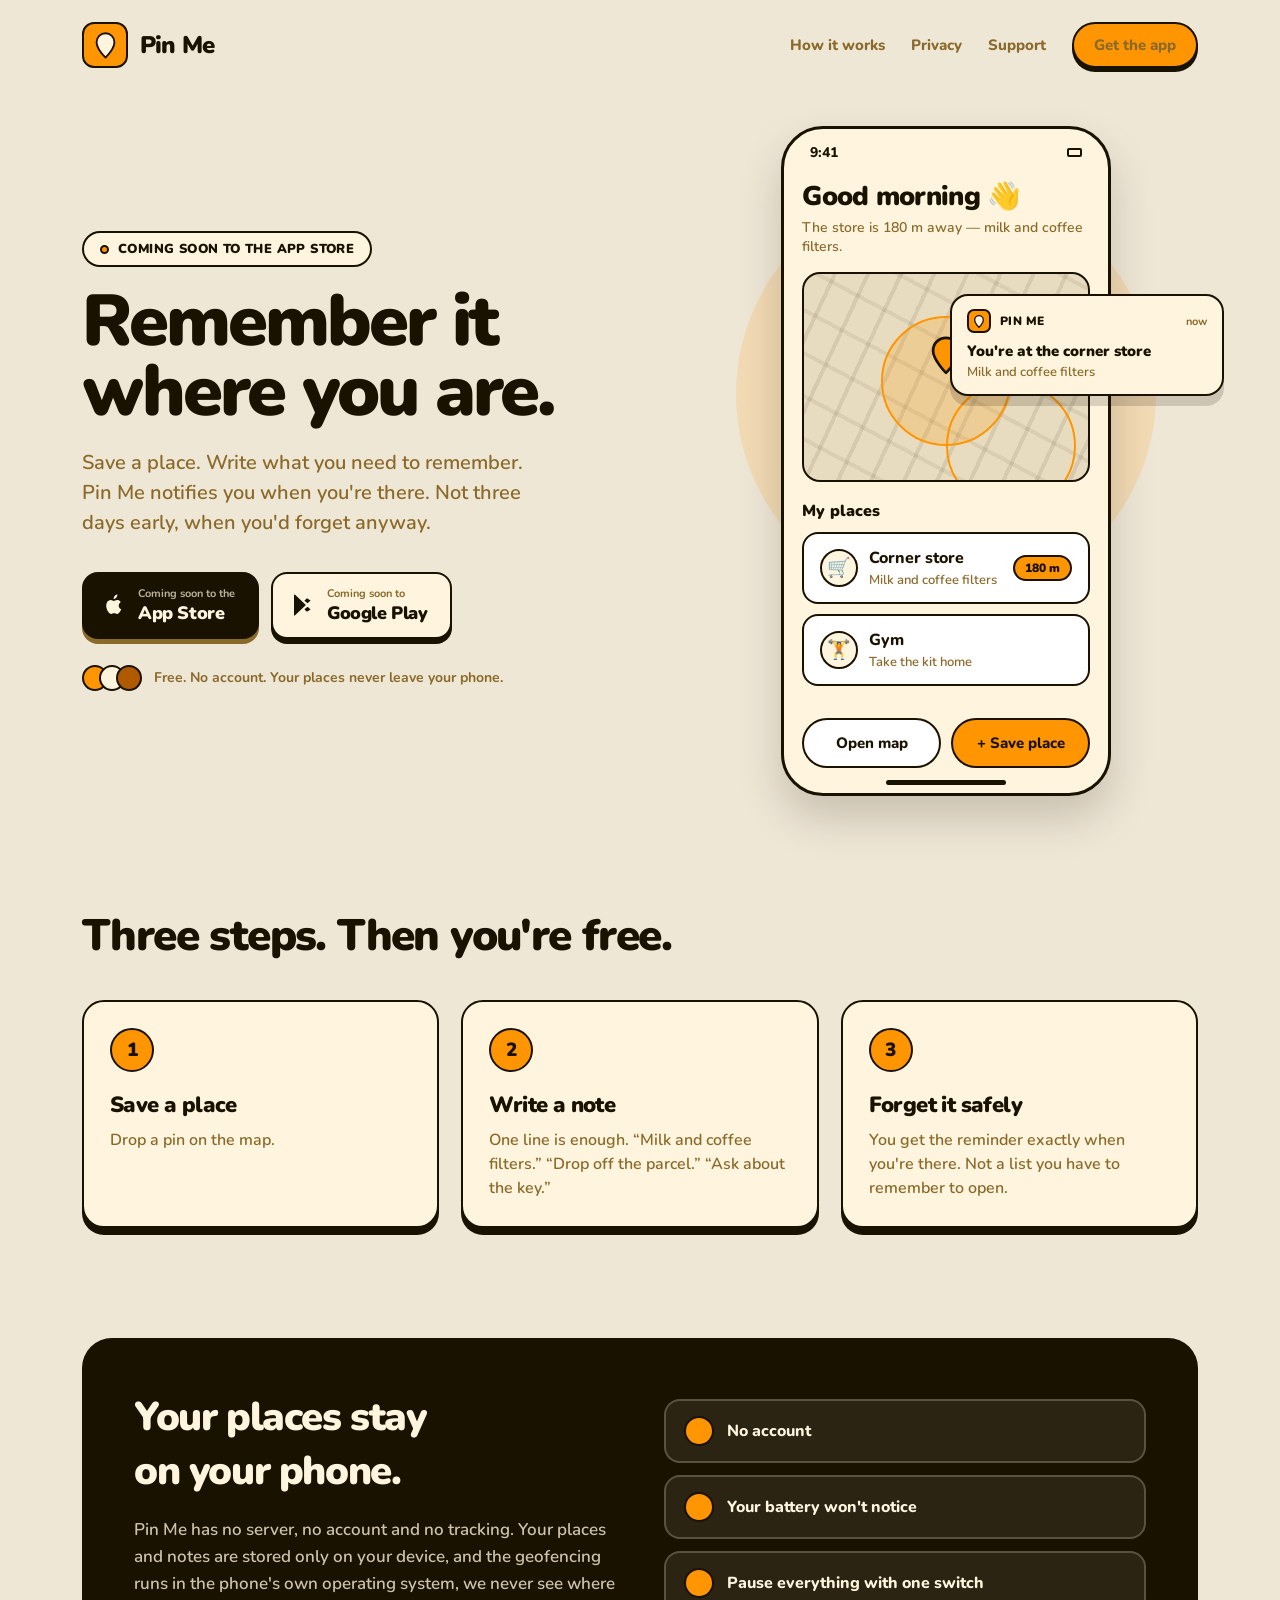
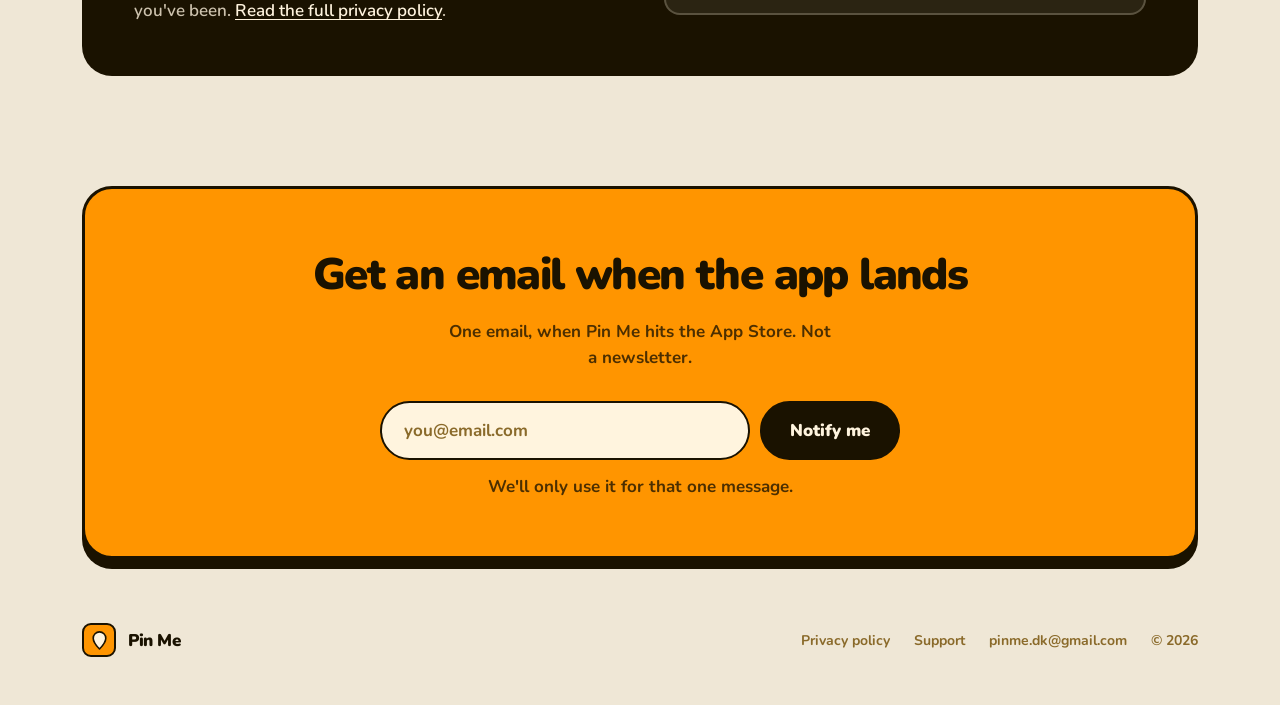
<file: index.html>
<!doctype html>
<html lang="en">
  <head>
    <meta charset="utf-8" />
    <meta name="viewport" content="width=device-width, initial-scale=1" />
    <title>Pin Me — Remember it where you are</title>
    <meta
      name="description"
      content="Save a place, write what you need to remember, and Pin Me taps you on the shoulder when you get there. Free, no account, and your places never leave your phone."
    />
    <link rel="canonical" href="https://pin-me.dk/" />
    <meta name="theme-color" content="#EFE7D6" />

    <meta property="og:type" content="website" />
    <meta property="og:title" content="Pin Me — Remember it where you are" />
    <meta
      property="og:description"
      content="Location reminders that arrive when you're actually there. Free, no account, no tracking."
    />
    <meta property="og:url" content="https://pin-me.dk/" />
    <meta name="twitter:card" content="summary_large_image" />

    <link rel="icon" href="/assets/favicon.svg" type="image/svg+xml" />
    <link rel="apple-touch-icon" href="/assets/apple-touch-icon.png" />
    <link rel="preload" href="/assets/fonts/nunito-900.woff2" as="font" type="font/woff2" crossorigin />
    <link rel="preload" href="/assets/fonts/nunito-600.woff2" as="font" type="font/woff2" crossorigin />
    <link rel="stylesheet" href="/assets/styles.css" />
  </head>
  <body>
    <a class="skip-link" href="#main">Skip to content</a>

    <header class="wrap site-header">
      <a class="logo" href="/">
        <span class="logo-mark">
          <svg width="21" height="27" viewBox="0 0 100 130" fill="none" aria-hidden="true">
            <path
              d="M50 6C26 6 7 25 7 49c0 30 43 74 43 74s43-44 43-74C93 25 74 6 50 6Z"
              fill="#FFF4DE"
              stroke="#1A1200"
              stroke-width="9"
              stroke-linejoin="round"
            />
          </svg>
        </span>
        <span class="logo-word">Pin Me</span>
      </a>

      <nav class="site-nav" aria-label="Primary">
        <a href="#howitworks">How it works</a>
        <a href="/privacy">Privacy</a>
        <a href="/support">Support</a>
        <a class="btn" href="#get">Get the app</a>
      </nav>
    </header>

    <main id="main">
      <div class="wrap hero">
        <div>
          <p class="kicker">
            <span class="kicker-dot" aria-hidden="true"></span>
            Coming soon to the App Store
          </p>

          <h1>Remember it<br />where you are.</h1>

          <p class="hero-lede">
            Save a place. Write what you need to remember. Pin Me notifies you when
            you're there. Not three days early, when you'd forget anyway.
          </p>

          <div class="store-row" id="get">
            <div class="store-badge store-badge--dark">
              <svg width="24" height="28" viewBox="0 0 24 28" fill="#FFF4DE" aria-hidden="true">
                <path
                  d="M16.7 14.7c0-2.5 2-3.7 2.1-3.8-1.1-1.7-2.9-1.9-3.5-1.9-1.5-.1-2.8.9-3.5.9-.7 0-1.8-.9-3-.8-1.6 0-3 .9-3.8 2.3-1.6 2.8-.4 7 1.2 9.3.8 1.1 1.7 2.3 2.9 2.3 1.2 0 1.6-.7 3-.7 1.4 0 1.8.7 3 .7 1.2 0 2-1.1 2.8-2.2.9-1.3 1.3-2.5 1.3-2.6-.1 0-2.5-1-2.5-3.5ZM14.4 6.6c.6-.8 1.1-1.9 1-3-.9 0-2 .6-2.7 1.4-.6.7-1.1 1.8-1 2.9 1 .1 2.1-.5 2.7-1.3Z"
                />
              </svg>
              <span>
                <small>Coming soon to the</small>
                <strong>App Store</strong>
              </span>
            </div>

            <div class="store-badge store-badge--light">
              <svg width="24" height="26" viewBox="0 0 24 26" fill="#1A1200" aria-hidden="true">
                <path
                  d="M3.6 2.2 14.9 13 3.6 23.8A1.9 1.9 0 0 1 3 22.4V3.6c0-.5.2-1 .6-1.4ZM16.6 14.7l3 2.9-3.7 2.1-2.5-2.4 3.2-2.6Zm0-3.4L13.4 8.7l2.5-2.4 3.7 2.1-3 2.9Z"
                />
              </svg>
              <span>
                <small>Coming soon to</small>
                <strong>Google Play</strong>
              </span>
            </div>
          </div>

          <p class="trust-row">
            <span class="dots" aria-hidden="true">
              <span style="background: #ff9500"></span>
              <span style="background: #fff4de"></span>
              <span style="background: #b05a00"></span>
            </span>
            Free. No account. Your places never leave your phone.
          </p>
        </div>

        <div class="hero-art">
          <div class="hero-glow" aria-hidden="true"></div>

          <div class="phone" role="img" aria-label="The Pin Me home screen: a map with a saved place 180 metres away, and a list showing Corner store and Gym.">
            <div class="phone-status" aria-hidden="true">
              <span>9:41</span>
              <span class="phone-battery"></span>
            </div>

            <div class="phone-greeting" aria-hidden="true">
              <h3>Good morning 👋</h3>
              <p>The store is 180 m away — milk and coffee filters.</p>
            </div>

            <div class="phone-map" aria-hidden="true">
              <div class="phone-map-grid"></div>
              <div class="phone-ring"></div>
              <div class="phone-ring-pulse"></div>
              <div class="phone-pin">
                <svg width="30" height="39" viewBox="0 0 100 130" fill="none">
                  <path
                    d="M50 6C26 6 7 25 7 49c0 30 43 74 43 74s43-44 43-74C93 25 74 6 50 6Z"
                    fill="#FF9500"
                    stroke="#1A1200"
                    stroke-width="9"
                    stroke-linejoin="round"
                  />
                </svg>
              </div>
            </div>

            <div class="phone-list" aria-hidden="true">
              <h4>My places</h4>

              <div class="phone-card">
                <span class="phone-card-icon">🛒</span>
                <span class="phone-card-body">
                  <span class="phone-card-title">Corner store</span>
                  <span class="phone-card-note">Milk and coffee filters</span>
                </span>
                <span class="phone-badge">180 m</span>
              </div>

              <div class="phone-card">
                <span class="phone-card-icon">🏋️</span>
                <span class="phone-card-body">
                  <span class="phone-card-title">Gym</span>
                  <span class="phone-card-note">Take the kit home</span>
                </span>
              </div>
            </div>

            <div class="phone-actions" aria-hidden="true">
              <div class="phone-action--ghost">Open map</div>
              <div class="phone-action--solid">+ Save place</div>
            </div>

            <div class="phone-home" aria-hidden="true"><span></span></div>
          </div>

          <div class="notif" aria-hidden="true">
            <div class="notif-head">
              <span class="notif-mark">
                <svg width="10" height="13" viewBox="0 0 100 130" fill="none">
                  <path
                    d="M50 6C26 6 7 25 7 49c0 30 43 74 43 74s43-44 43-74C93 25 74 6 50 6Z"
                    fill="#FFF4DE"
                    stroke="#1A1200"
                    stroke-width="13"
                    stroke-linejoin="round"
                  />
                </svg>
              </span>
              <span class="notif-app">Pin Me</span>
              <span class="notif-time">now</span>
            </div>
            <div class="notif-title">You're at the corner store</div>
            <div class="notif-body">Milk and coffee filters</div>
          </div>
        </div>
      </div>

      <section class="wrap section" id="howitworks">
        <h2>Three steps. Then you're free.</h2>

        <div class="steps">
          <article class="step">
            <div class="step-num">1</div>
            <h3>Save a place</h3>
            <p>
              Drop a pin on the map.
            </p>
          </article>

          <article class="step">
            <div class="step-num">2</div>
            <h3>Write a note</h3>
            <p>
              One line is enough. “Milk and coffee filters.” “Drop off the
              parcel.” “Ask about the key.”
            </p>
          </article>

          <article class="step">
            <div class="step-num">3</div>
            <h3>Forget it safely</h3>
            <p>
              You get the reminder exactly when you're there. Not a list you
              have to remember to open.
            </p>
          </article>
        </div>
      </section>

      <section class="wrap section" id="privacy" aria-labelledby="privacy-heading">
        <div class="panel-dark">
          <div>
            <h2 id="privacy-heading">Your places stay on your phone.</h2>
            <p>
              Pin Me has no server, no account and no tracking. Your places and
              notes are stored only on your device, and the geofencing runs in
              the phone's own operating system, we never see where you've
              been. <a href="/privacy">Read the full privacy policy</a>.
            </p>
          </div>

          <ul class="claims">
            <li>No account</li>
            <li>Your battery won't notice</li>
            <li>Pause everything with one switch</li>
          </ul>
        </div>
      </section>

      <section class="wrap section" aria-labelledby="notify-heading">
        <div class="panel-cta">
          <h2 id="notify-heading">Get an email when the app lands</h2>
          <p>One email, when Pin Me hits the App Store. Not a newsletter.</p>

          <form class="notify-form" data-notify-form novalidate>
            <label class="visually-hidden" for="notify-email">Your email address</label>
            <input
              id="notify-email"
              type="email"
              name="email"
              placeholder="you@email.com"
              autocomplete="email"
              required
            />
            <button type="submit">Notify me</button>
          </form>

          <p class="notify-error" data-notify-error role="alert" hidden></p>

          <div class="notify-done" data-notify-done hidden>
            <span data-notify-done-text>You're on the list ✓</span>
          </div>

          <p class="notify-fineprint">We'll only use it for that one message.</p>
        </div>
      </section>
    </main>

    <footer class="wrap site-footer">
      <div class="logo">
        <span class="footer-mark">
          <svg width="15" height="19" viewBox="0 0 100 130" fill="none" aria-hidden="true">
            <path
              d="M50 6C26 6 7 25 7 49c0 30 43 74 43 74s43-44 43-74C93 25 74 6 50 6Z"
              fill="#FFF4DE"
              stroke="#1A1200"
              stroke-width="11"
              stroke-linejoin="round"
            />
          </svg>
        </span>
        <span style="font-size: 17px; font-weight: 900; letter-spacing: -0.4px">Pin Me</span>
      </div>

      <div class="footer-links">
        <a href="/privacy">Privacy policy</a>
        <a href="/support">Support</a>
        <a href="mailto:pinme.dk@gmail.com">pinme.dk@gmail.com</a>
        <span>© <span data-year>2026</span></span>
      </div>
    </footer>

    <script src="/assets/site.js"></script>
  </body>
</html>
</file>
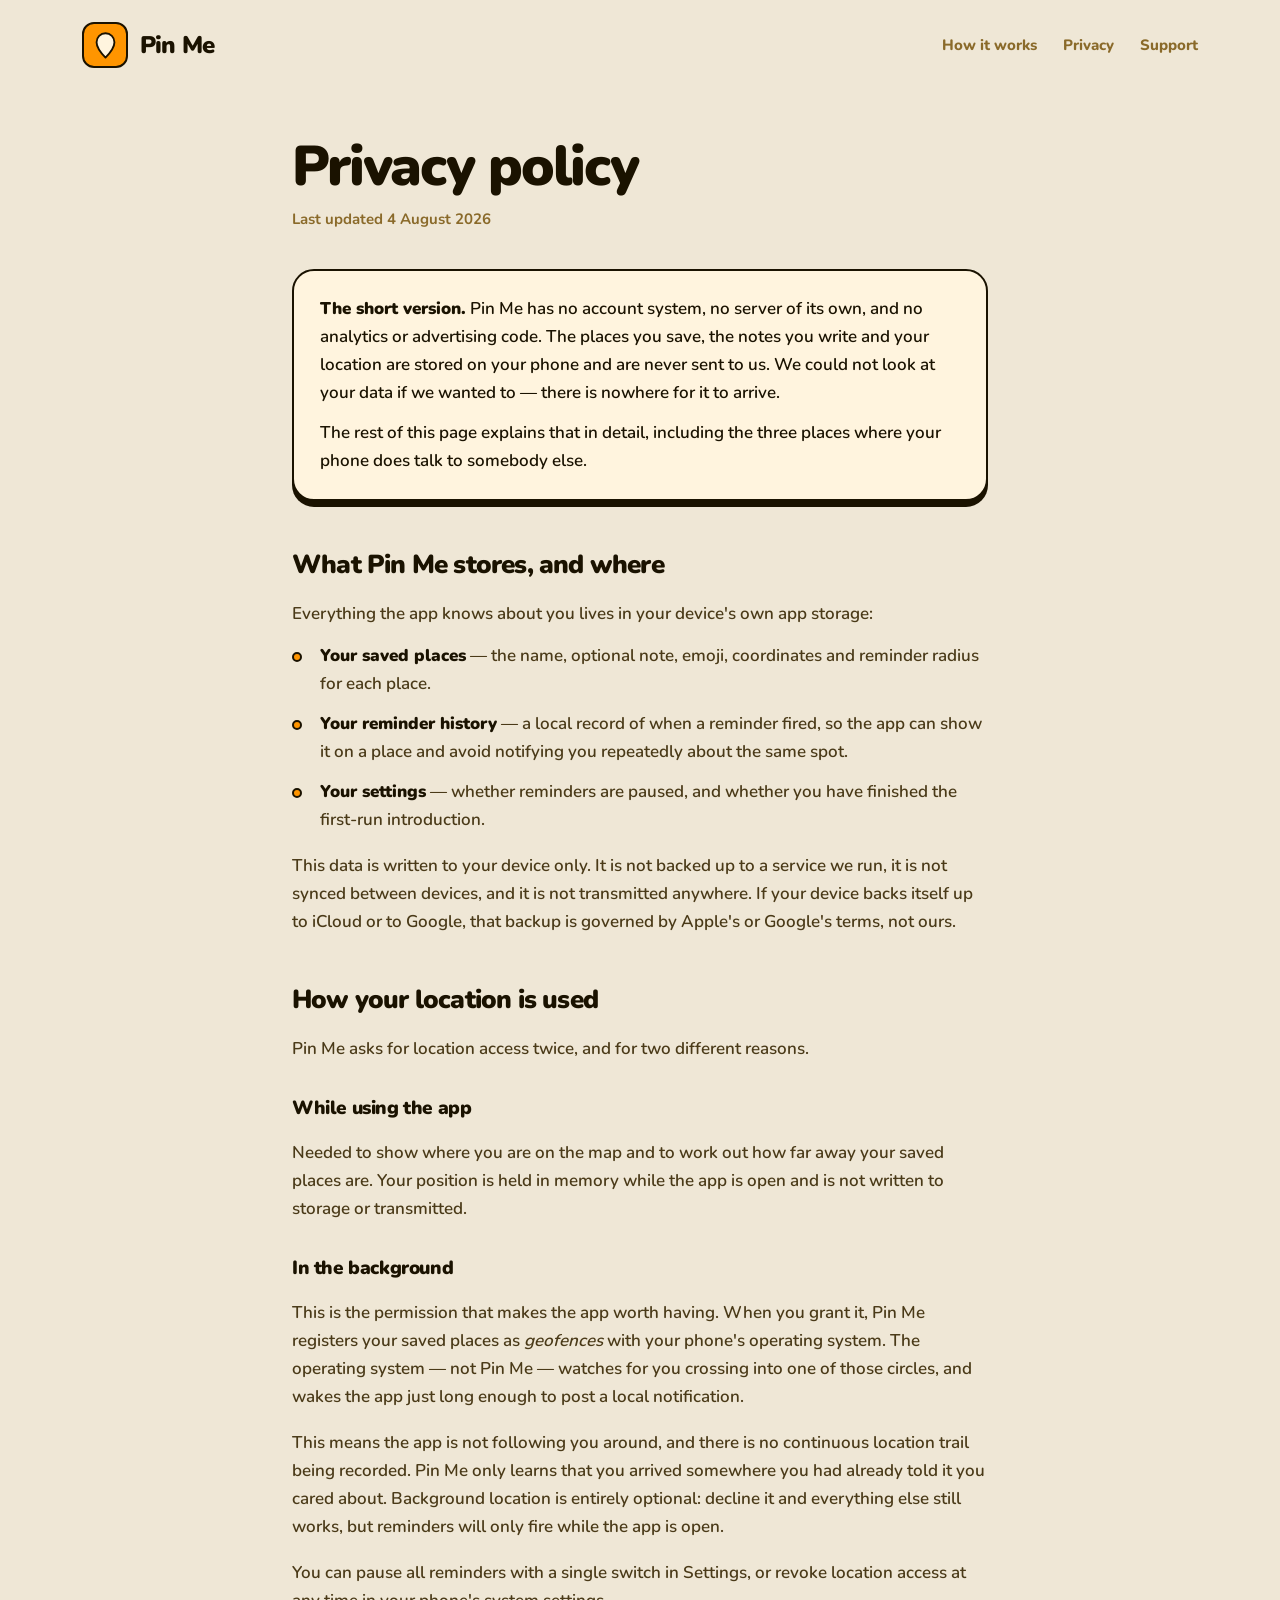
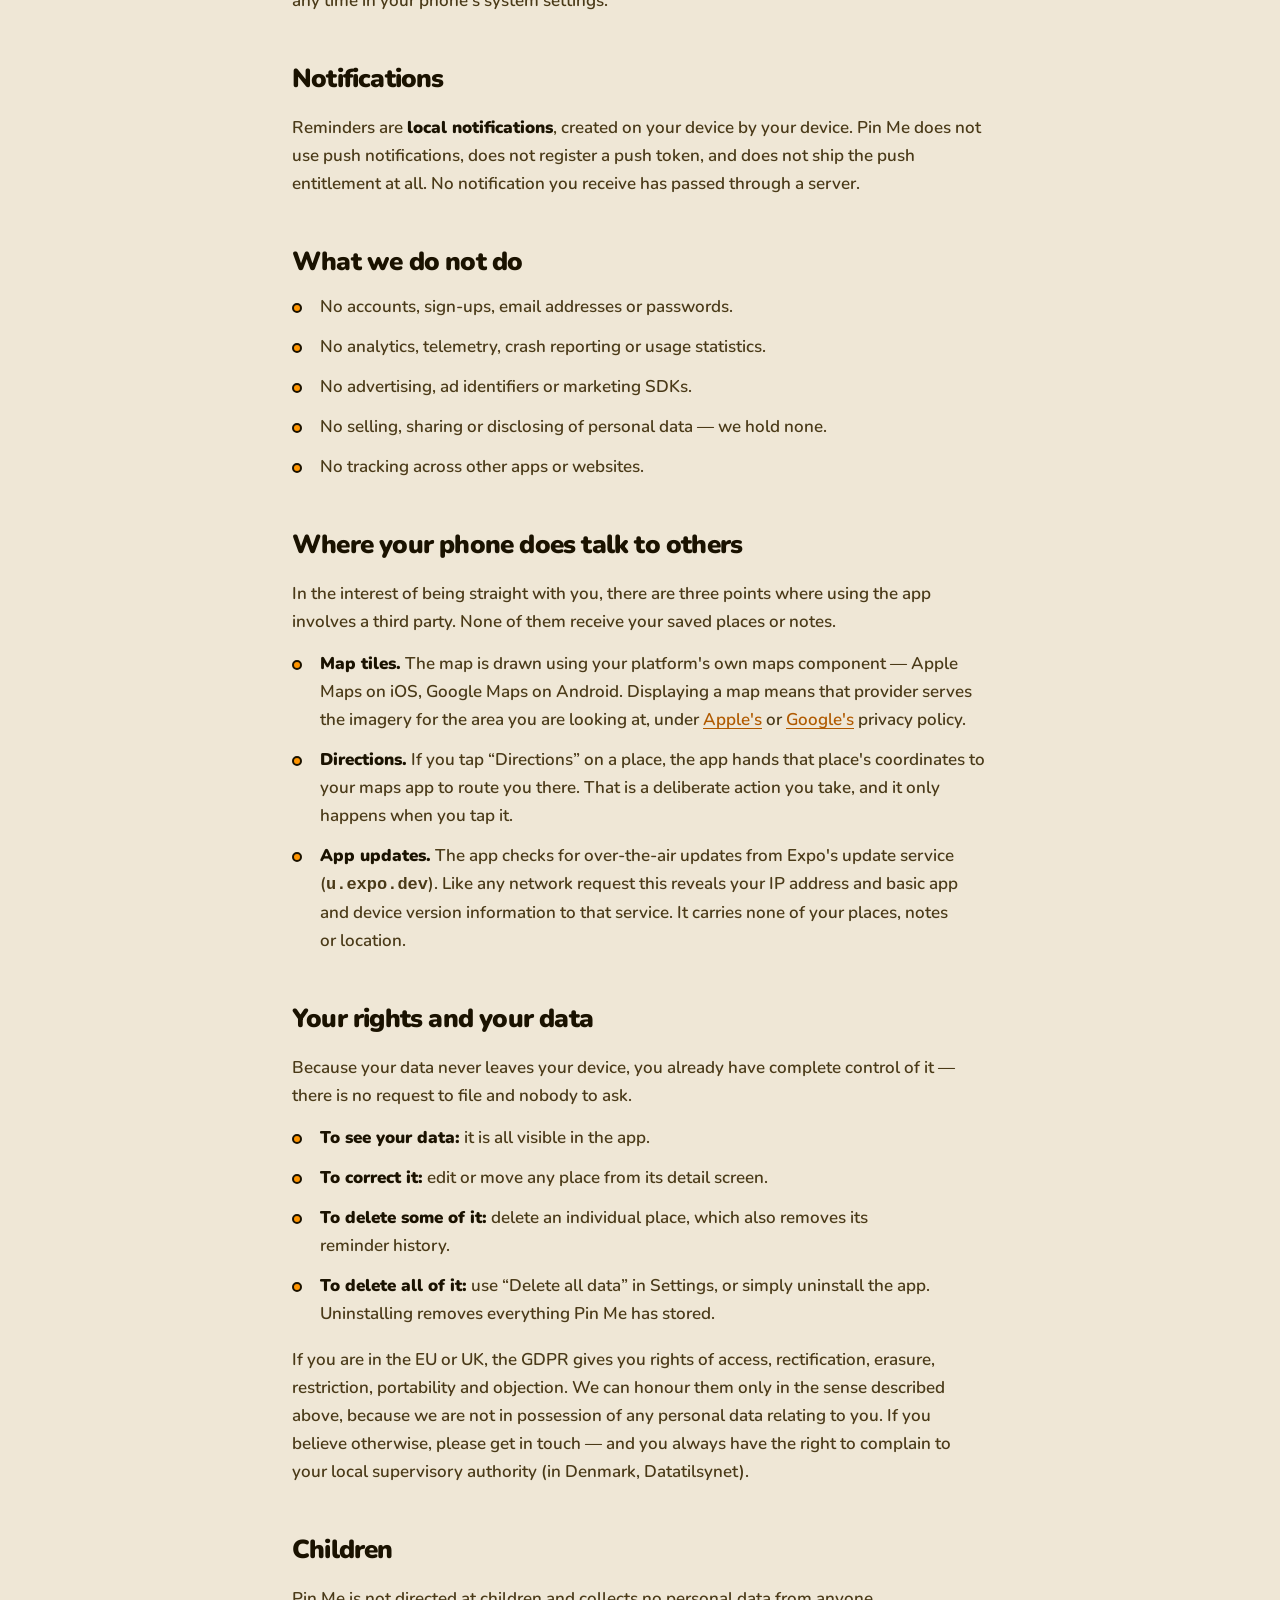
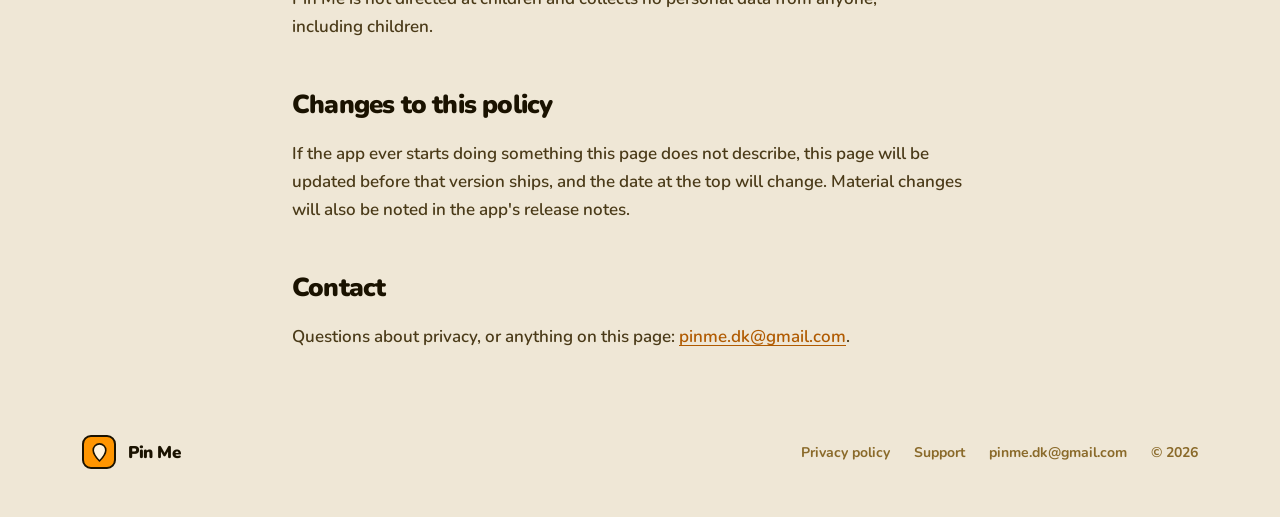
<file: privacy.html>
<!doctype html>
<html lang="en">
  <head>
    <meta charset="utf-8" />
    <meta name="viewport" content="width=device-width, initial-scale=1" />
    <title>Privacy Policy — Pin Me</title>
    <meta
      name="description"
      content="Pin Me has no account, no server and no analytics. Your saved places, notes and location never leave your phone. Here is exactly what the app does and doesn't do."
    />
    <link rel="canonical" href="https://pin-me.dk/privacy" />
    <meta name="theme-color" content="#EFE7D6" />

    <meta property="og:type" content="article" />
    <meta property="og:title" content="Privacy Policy — Pin Me" />
    <meta
      property="og:description"
      content="No account, no server, no analytics. Your places never leave your phone."
    />
    <meta property="og:url" content="https://pin-me.dk/privacy" />

    <link rel="icon" href="/assets/favicon.svg" type="image/svg+xml" />
    <link rel="apple-touch-icon" href="/assets/apple-touch-icon.png" />
    <link rel="preload" href="/assets/fonts/nunito-900.woff2" as="font" type="font/woff2" crossorigin />
    <link rel="preload" href="/assets/fonts/nunito-600.woff2" as="font" type="font/woff2" crossorigin />
    <link rel="stylesheet" href="/assets/styles.css" />
  </head>
  <body>
    <a class="skip-link" href="#main">Skip to content</a>

    <header class="wrap site-header">
      <a class="logo" href="/">
        <span class="logo-mark">
          <svg width="21" height="27" viewBox="0 0 100 130" fill="none" aria-hidden="true">
            <path
              d="M50 6C26 6 7 25 7 49c0 30 43 74 43 74s43-44 43-74C93 25 74 6 50 6Z"
              fill="#FFF4DE"
              stroke="#1A1200"
              stroke-width="9"
              stroke-linejoin="round"
            />
          </svg>
        </span>
        <span class="logo-word">Pin Me</span>
      </a>

      <nav class="site-nav" aria-label="Primary">
        <a href="/#howitworks">How it works</a>
        <a href="/privacy" aria-current="page">Privacy</a>
        <a href="/support">Support</a>
      </nav>
    </header>

    <main id="main">
      <div class="wrap page-head">
        <h1>Privacy policy</h1>
        <p class="page-meta">Last updated 4 August 2026</p>
      </div>

      <div class="wrap prose">
        <div class="callout">
          <p>
            <strong>The short version.</strong> Pin Me has no account system, no
            server of its own, and no analytics or advertising code. The places
            you save, the notes you write and your location are stored on your
            phone and are never sent to us. We could not look at your data if we
            wanted to — there is nowhere for it to arrive.
          </p>
          <p>
            The rest of this page explains that in detail, including the three
            places where your phone does talk to somebody else.
          </p>
        </div>

        <h2>What Pin Me stores, and where</h2>
        <p>
          Everything the app knows about you lives in your device's own app
          storage:
        </p>
        <ul>
          <li>
            <strong>Your saved places</strong> — the name, optional note, emoji,
            coordinates and reminder radius for each place.
          </li>
          <li>
            <strong>Your reminder history</strong> — a local record of when a
            reminder fired, so the app can show it on a place and avoid
            notifying you repeatedly about the same spot.
          </li>
          <li>
            <strong>Your settings</strong> — whether reminders are paused, and
            whether you have finished the first-run introduction.
          </li>
        </ul>
        <p>
          This data is written to your device only. It is not backed up to a
          service we run, it is not synced between devices, and it is not
          transmitted anywhere. If your device backs itself up to iCloud or to
          Google, that backup is governed by Apple's or Google's terms, not
          ours.
        </p>

        <h2>How your location is used</h2>
        <p>
          Pin Me asks for location access twice, and for two different reasons.
        </p>
        <h3>While using the app</h3>
        <p>
          Needed to show where you are on the map and to work out how far away
          your saved places are. Your position is held in memory while the app
          is open and is not written to storage or transmitted.
        </p>
        <h3>In the background</h3>
        <p>
          This is the permission that makes the app worth having. When you grant
          it, Pin Me registers your saved places as <em>geofences</em> with your
          phone's operating system. The operating system — not Pin Me — watches
          for you crossing into one of those circles, and wakes the app just
          long enough to post a local notification.
        </p>
        <p>
          This means the app is not following you around, and there is no
          continuous location trail being recorded. Pin Me only learns that you
          arrived somewhere you had already told it you cared about. Background
          location is entirely optional: decline it and everything else still
          works, but reminders will only fire while the app is open.
        </p>
        <p>
          You can pause all reminders with a single switch in Settings, or
          revoke location access at any time in your phone's system settings.
        </p>

        <h2>Notifications</h2>
        <p>
          Reminders are <strong>local notifications</strong>, created on your
          device by your device. Pin Me does not use push notifications, does
          not register a push token, and does not ship the push entitlement at
          all. No notification you receive has passed through a server.
        </p>

        <h2>What we do not do</h2>
        <ul>
          <li>No accounts, sign-ups, email addresses or passwords.</li>
          <li>No analytics, telemetry, crash reporting or usage statistics.</li>
          <li>No advertising, ad identifiers or marketing SDKs.</li>
          <li>No selling, sharing or disclosing of personal data — we hold none.</li>
          <li>No tracking across other apps or websites.</li>
        </ul>

        <h2>Where your phone does talk to others</h2>
        <p>
          In the interest of being straight with you, there are three points
          where using the app involves a third party. None of them receive your
          saved places or notes.
        </p>
        <ul>
          <li>
            <strong>Map tiles.</strong> The map is drawn using your platform's
            own maps component — Apple Maps on iOS, Google Maps on Android.
            Displaying a map means that provider serves the imagery for the area
            you are looking at, under
            <a href="https://www.apple.com/legal/privacy/" rel="noopener">Apple's</a>
            or
            <a href="https://policies.google.com/privacy" rel="noopener">Google's</a>
            privacy policy.
          </li>
          <li>
            <strong>Directions.</strong> If you tap “Directions” on a place, the
            app hands that place's coordinates to your maps app to route you
            there. That is a deliberate action you take, and it only happens
            when you tap it.
          </li>
          <li>
            <strong>App updates.</strong> The app checks for over-the-air
            updates from Expo's update service (<code>u.expo.dev</code>). Like
            any network request this reveals your IP address and basic app and
            device version information to that service. It carries none of your
            places, notes or location.
          </li>
        </ul>

        <h2>Your rights and your data</h2>
        <p>
          Because your data never leaves your device, you already have complete
          control of it — there is no request to file and nobody to ask.
        </p>
        <ul>
          <li>
            <strong>To see your data:</strong> it is all visible in the app.
          </li>
          <li>
            <strong>To correct it:</strong> edit or move any place from its
            detail screen.
          </li>
          <li>
            <strong>To delete some of it:</strong> delete an individual place,
            which also removes its reminder history.
          </li>
          <li>
            <strong>To delete all of it:</strong> use “Delete all data” in
            Settings, or simply uninstall the app. Uninstalling removes
            everything Pin Me has stored.
          </li>
        </ul>
        <p>
          If you are in the EU or UK, the GDPR gives you rights of access,
          rectification, erasure, restriction, portability and objection. We can
          honour them only in the sense described above, because we are not in
          possession of any personal data relating to you. If you believe
          otherwise, please get in touch — and you always have the right to
          complain to your local supervisory authority (in Denmark, Datatilsynet).
        </p>

        <h2>Children</h2>
        <p>
          Pin Me is not directed at children and collects no personal data from
          anyone, including children.
        </p>

        <h2>Changes to this policy</h2>
        <p>
          If the app ever starts doing something this page does not describe,
          this page will be updated before that version ships, and the date at
          the top will change. Material changes will also be noted in the app's
          release notes.
        </p>

        <h2>Contact</h2>
        <p>
          Questions about privacy, or anything on this page:
          <a href="mailto:pinme.dk@gmail.com">pinme.dk@gmail.com</a>.
        </p>
      </div>
    </main>

    <footer class="wrap site-footer">
      <div class="logo">
        <span class="footer-mark">
          <svg width="15" height="19" viewBox="0 0 100 130" fill="none" aria-hidden="true">
            <path
              d="M50 6C26 6 7 25 7 49c0 30 43 74 43 74s43-44 43-74C93 25 74 6 50 6Z"
              fill="#FFF4DE"
              stroke="#1A1200"
              stroke-width="11"
              stroke-linejoin="round"
            />
          </svg>
        </span>
        <span style="font-size: 17px; font-weight: 900; letter-spacing: -0.4px">Pin Me</span>
      </div>

      <div class="footer-links">
        <a href="/privacy">Privacy policy</a>
        <a href="/support">Support</a>
        <a href="mailto:pinme.dk@gmail.com">pinme.dk@gmail.com</a>
        <span>© <span data-year>2026</span></span>
      </div>
    </footer>

    <script src="/assets/site.js"></script>
  </body>
</html>
</file>
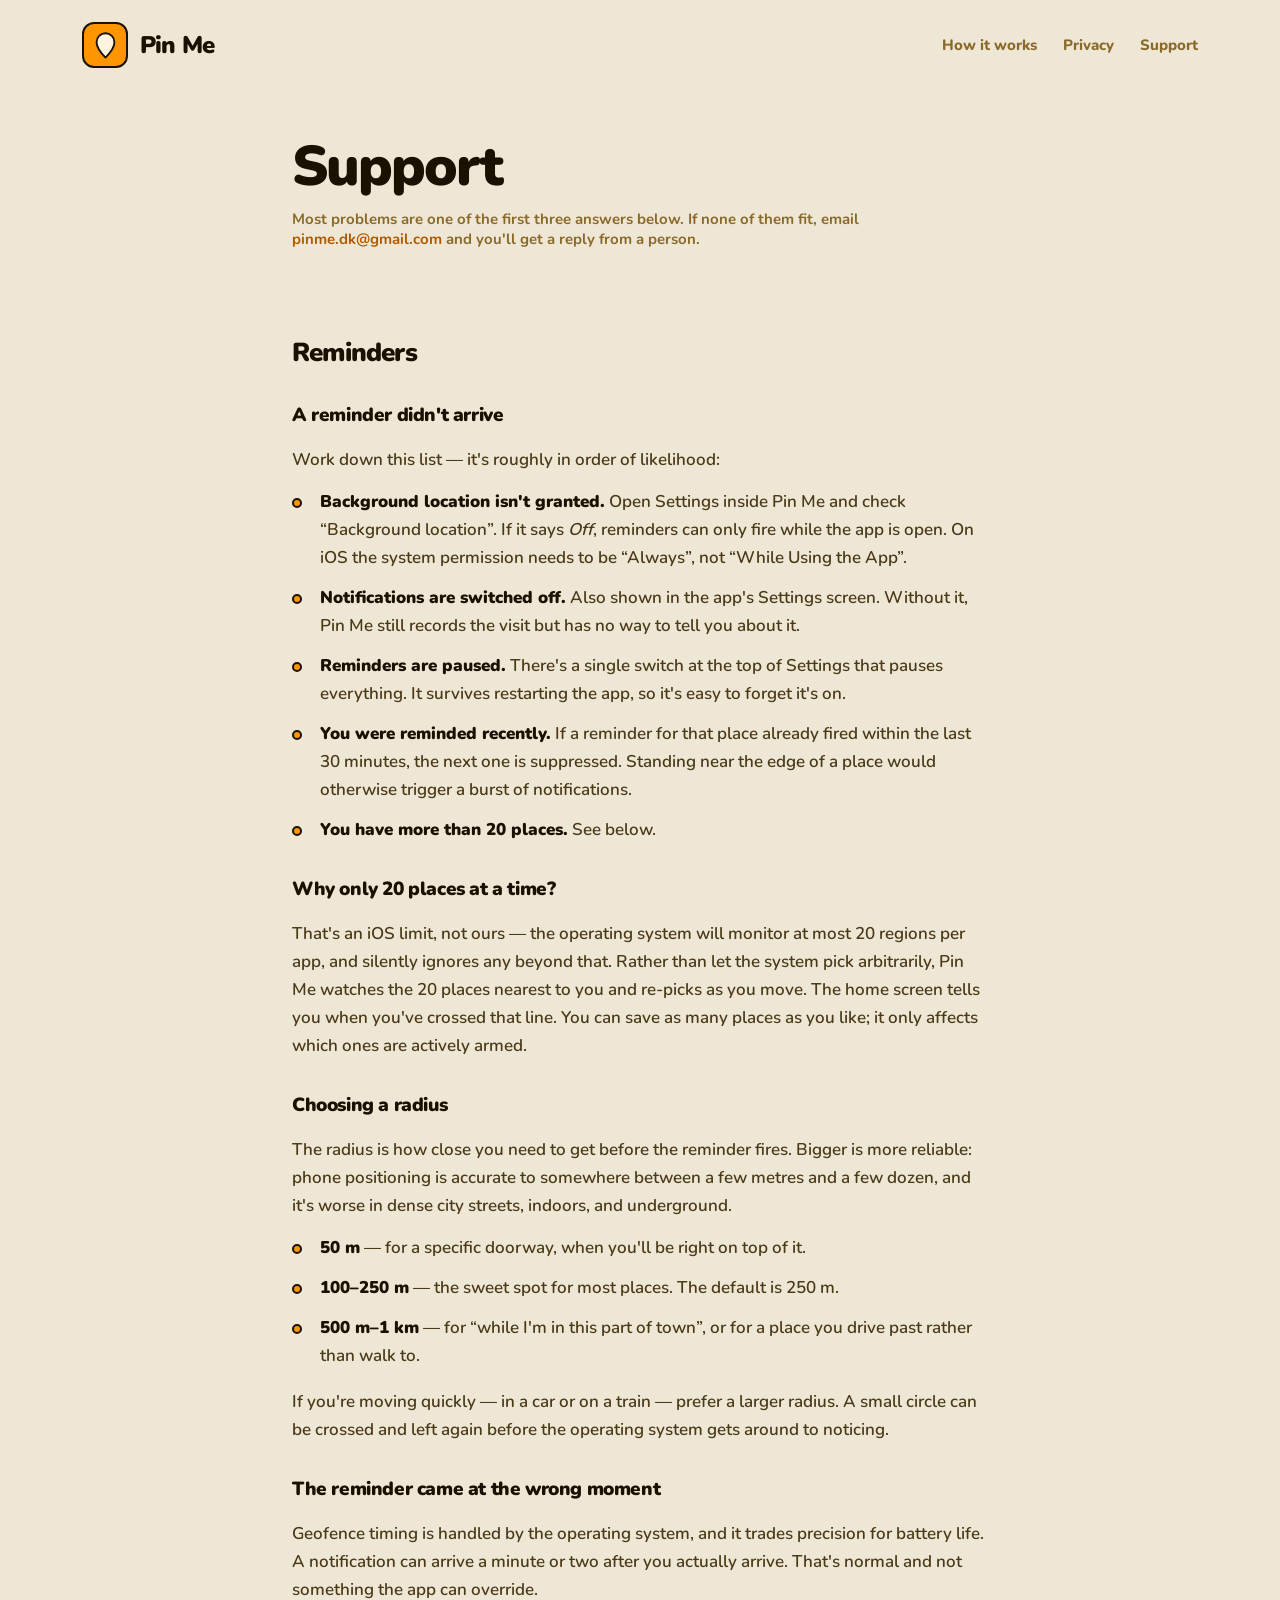
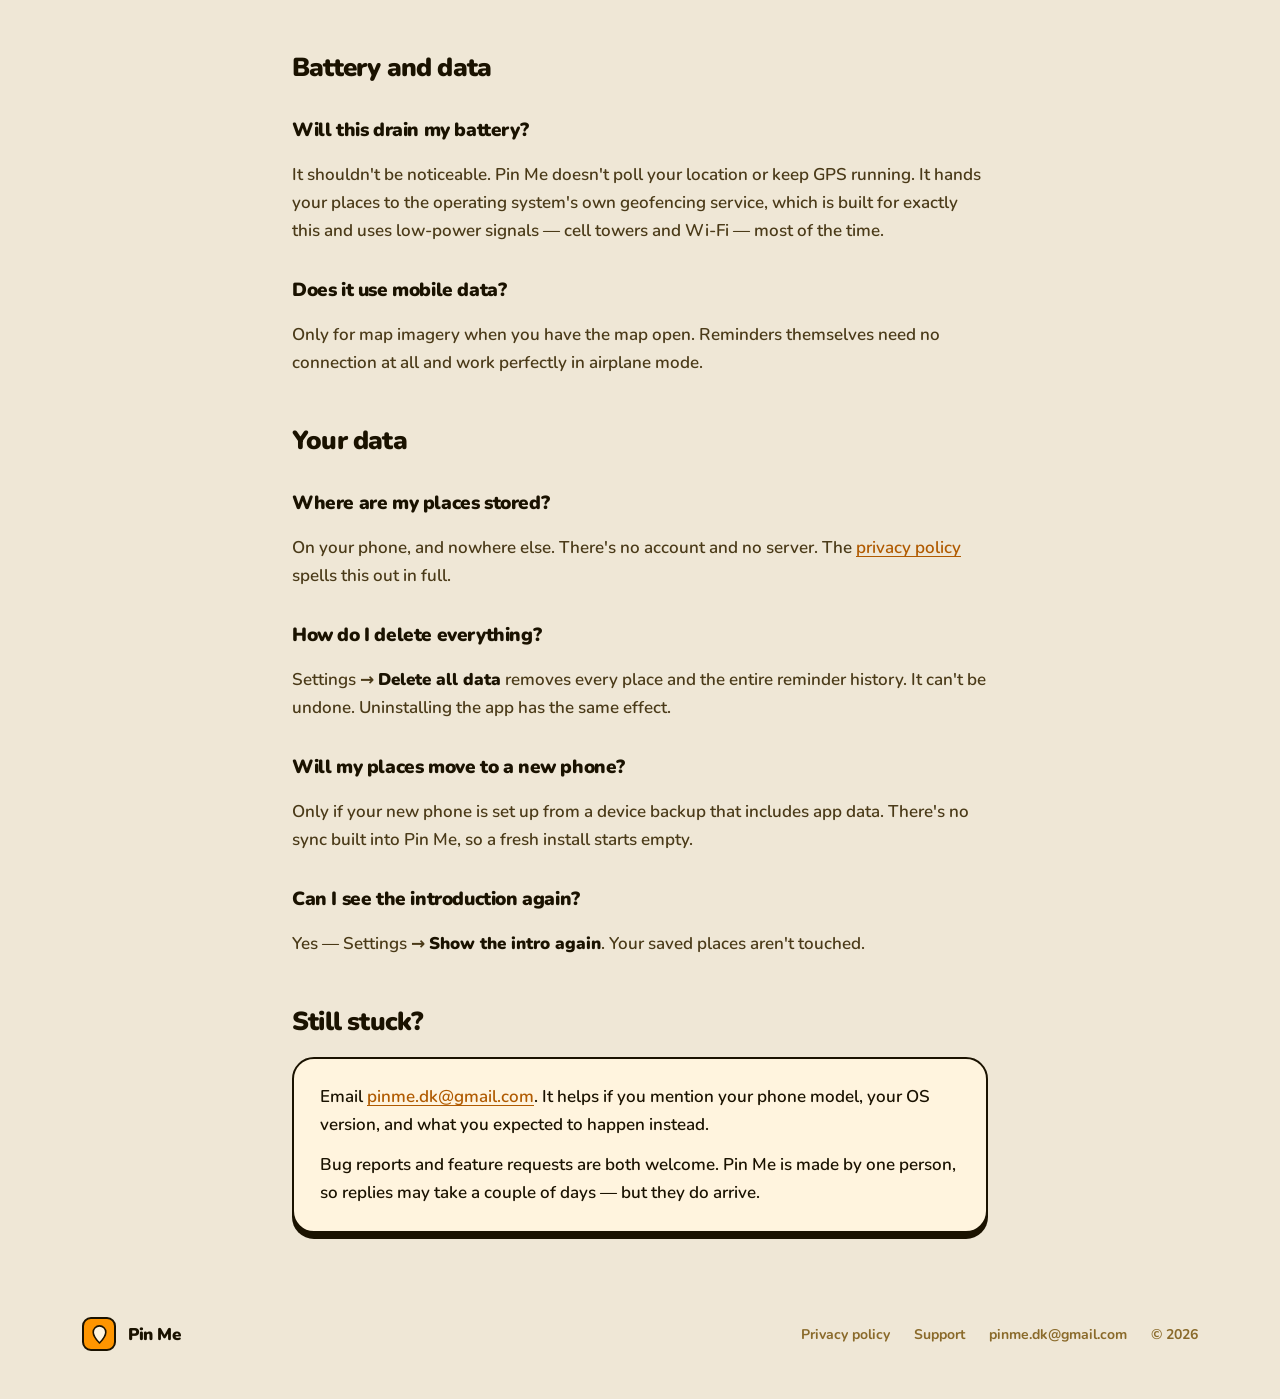
<file: support.html>
<!doctype html>
<html lang="en">
  <head>
    <meta charset="utf-8" />
    <meta name="viewport" content="width=device-width, initial-scale=1" />
    <title>Support — Pin Me</title>
    <meta
      name="description"
      content="Help with Pin Me: why a reminder didn't arrive, how the radius works, battery use, pausing reminders and deleting your data."
    />
    <link rel="canonical" href="https://pin-me.dk/support" />
    <meta name="theme-color" content="#EFE7D6" />

    <meta property="og:type" content="article" />
    <meta property="og:title" content="Support — Pin Me" />
    <meta
      property="og:description"
      content="Answers to the common questions, and a real email address if none of them fit."
    />
    <meta property="og:url" content="https://pin-me.dk/support" />

    <link rel="icon" href="/assets/favicon.svg" type="image/svg+xml" />
    <link rel="apple-touch-icon" href="/assets/apple-touch-icon.png" />
    <link rel="preload" href="/assets/fonts/nunito-900.woff2" as="font" type="font/woff2" crossorigin />
    <link rel="preload" href="/assets/fonts/nunito-600.woff2" as="font" type="font/woff2" crossorigin />
    <link rel="stylesheet" href="/assets/styles.css" />
  </head>
  <body>
    <a class="skip-link" href="#main">Skip to content</a>

    <header class="wrap site-header">
      <a class="logo" href="/">
        <span class="logo-mark">
          <svg width="21" height="27" viewBox="0 0 100 130" fill="none" aria-hidden="true">
            <path
              d="M50 6C26 6 7 25 7 49c0 30 43 74 43 74s43-44 43-74C93 25 74 6 50 6Z"
              fill="#FFF4DE"
              stroke="#1A1200"
              stroke-width="9"
              stroke-linejoin="round"
            />
          </svg>
        </span>
        <span class="logo-word">Pin Me</span>
      </a>

      <nav class="site-nav" aria-label="Primary">
        <a href="/#howitworks">How it works</a>
        <a href="/privacy">Privacy</a>
        <a href="/support" aria-current="page">Support</a>
      </nav>
    </header>

    <main id="main">
      <div class="wrap page-head">
        <h1>Support</h1>
        <p class="page-meta">
          Most problems are one of the first three answers below. If none of
          them fit, email
          <a href="mailto:pinme.dk@gmail.com">pinme.dk@gmail.com</a> and you'll get a
          reply from a person.
        </p>
      </div>

      <div class="wrap prose">
        <h2>Reminders</h2>

        <h3>A reminder didn't arrive</h3>
        <p>Work down this list — it's roughly in order of likelihood:</p>
        <ul>
          <li>
            <strong>Background location isn't granted.</strong> Open Settings
            inside Pin Me and check “Background location”. If it says
            <em>Off</em>, reminders can only fire while the app is open. On iOS
            the system permission needs to be “Always”, not “While Using the
            App”.
          </li>
          <li>
            <strong>Notifications are switched off.</strong> Also shown in the
            app's Settings screen. Without it, Pin Me still records the visit
            but has no way to tell you about it.
          </li>
          <li>
            <strong>Reminders are paused.</strong> There's a single switch at
            the top of Settings that pauses everything. It survives restarting
            the app, so it's easy to forget it's on.
          </li>
          <li>
            <strong>You were reminded recently.</strong> If a reminder for that
            place already fired within the last 30 minutes, the next one is
            suppressed. Standing near the edge of a place would otherwise
            trigger a burst of notifications.
          </li>
          <li>
            <strong>You have more than 20 places.</strong> See below.
          </li>
        </ul>

        <h3>Why only 20 places at a time?</h3>
        <p>
          That's an iOS limit, not ours — the operating system will monitor at
          most 20 regions per app, and silently ignores any beyond that. Rather
          than let the system pick arbitrarily, Pin Me watches the 20 places
          nearest to you and re-picks as you move. The home screen tells you
          when you've crossed that line. You can save as many places as you
          like; it only affects which ones are actively armed.
        </p>

        <h3>Choosing a radius</h3>
        <p>
          The radius is how close you need to get before the reminder fires.
          Bigger is more reliable: phone positioning is accurate to somewhere
          between a few metres and a few dozen, and it's worse in dense city
          streets, indoors, and underground.
        </p>
        <ul>
          <li>
            <strong>50 m</strong> — for a specific doorway, when you'll be right
            on top of it.
          </li>
          <li>
            <strong>100–250 m</strong> — the sweet spot for most places. The
            default is 250 m.
          </li>
          <li>
            <strong>500 m–1 km</strong> — for “while I'm in this part of town”,
            or for a place you drive past rather than walk to.
          </li>
        </ul>
        <p>
          If you're moving quickly — in a car or on a train — prefer a larger
          radius. A small circle can be crossed and left again before the
          operating system gets around to noticing.
        </p>

        <h3>The reminder came at the wrong moment</h3>
        <p>
          Geofence timing is handled by the operating system, and it trades
          precision for battery life. A notification can arrive a minute or two
          after you actually arrive. That's normal and not something the app can
          override.
        </p>

        <h2>Battery and data</h2>

        <h3>Will this drain my battery?</h3>
        <p>
          It shouldn't be noticeable. Pin Me doesn't poll your location or keep
          GPS running. It hands your places to the operating system's own
          geofencing service, which is built for exactly this and uses
          low-power signals — cell towers and Wi-Fi — most of the time.
        </p>

        <h3>Does it use mobile data?</h3>
        <p>
          Only for map imagery when you have the map open. Reminders themselves
          need no connection at all and work perfectly in airplane mode.
        </p>

        <h2>Your data</h2>

        <h3>Where are my places stored?</h3>
        <p>
          On your phone, and nowhere else. There's no account and no server. The
          <a href="/privacy">privacy policy</a> spells this out in full.
        </p>

        <h3>How do I delete everything?</h3>
        <p>
          Settings → <strong>Delete all data</strong> removes every place and
          the entire reminder history. It can't be undone. Uninstalling the app
          has the same effect.
        </p>

        <h3>Will my places move to a new phone?</h3>
        <p>
          Only if your new phone is set up from a device backup that includes
          app data. There's no sync built into Pin Me, so a fresh install starts
          empty.
        </p>

        <h3>Can I see the introduction again?</h3>
        <p>
          Yes — Settings → <strong>Show the intro again</strong>. Your saved
          places aren't touched.
        </p>

        <h2>Still stuck?</h2>
        <div class="callout">
          <p>
            Email <a href="mailto:pinme.dk@gmail.com">pinme.dk@gmail.com</a>. It helps
            if you mention your phone model, your OS version, and what you
            expected to happen instead.
          </p>
          <p>
            Bug reports and feature requests are both welcome. Pin Me is made by
            one person, so replies may take a couple of days — but they do
            arrive.
          </p>
        </div>
      </div>
    </main>

    <footer class="wrap site-footer">
      <div class="logo">
        <span class="footer-mark">
          <svg width="15" height="19" viewBox="0 0 100 130" fill="none" aria-hidden="true">
            <path
              d="M50 6C26 6 7 25 7 49c0 30 43 74 43 74s43-44 43-74C93 25 74 6 50 6Z"
              fill="#FFF4DE"
              stroke="#1A1200"
              stroke-width="11"
              stroke-linejoin="round"
            />
          </svg>
        </span>
        <span style="font-size: 17px; font-weight: 900; letter-spacing: -0.4px">Pin Me</span>
      </div>

      <div class="footer-links">
        <a href="/privacy">Privacy policy</a>
        <a href="/support">Support</a>
        <a href="mailto:pinme.dk@gmail.com">pinme.dk@gmail.com</a>
        <span>© <span data-year>2026</span></span>
      </div>
    </footer>

    <script src="/assets/site.js"></script>
  </body>
</html>
</file>
<file: assets/styles.css>
/* ==========================================================================
   Pin Me — "Citrus"
   Two rules the whole look depends on, carried over from the app:
   1. Never use font-weight synthesis — each Nunito weight is its own file.
   2. #FF9500 is a FILL colour only. Orange text/icons use #B05A00; the bright
      orange only reaches ~2.0:1 on the cream background, far below WCAG AA.
   ========================================================================== */

@font-face {
  font-family: "Nunito";
  src: url("fonts/nunito-600.woff2") format("woff2");
  font-weight: 600;
  font-style: normal;
  font-display: swap;
}
@font-face {
  font-family: "Nunito";
  src: url("fonts/nunito-700.woff2") format("woff2");
  font-weight: 700;
  font-style: normal;
  font-display: swap;
}
@font-face {
  font-family: "Nunito";
  src: url("fonts/nunito-800.woff2") format("woff2");
  font-weight: 800;
  font-style: normal;
  font-display: swap;
}
@font-face {
  font-family: "Nunito";
  src: url("fonts/nunito-900.woff2") format("woff2");
  font-weight: 900;
  font-style: normal;
  font-display: swap;
}

:root {
  --bg: #efe7d6;
  --surface: #fff4de;
  --white: #ffffff;
  --ink: #1a1200;
  --orange: #ff9500;
  --orange-strong: #b05a00;
  --muted: #8a6a2a;
  --map: #e8dcc0;

  --border: 2.5px solid var(--ink);
  --r-sm: 12px;
  --r-md: 16px;
  --r-lg: 22px;
  --r-xl: 30px;
  --r-pill: 999px;

  --wrap: 1180px;
  --gutter: 32px;
}

/* --------------------------------------------------------------- reset -- */

*,
*::before,
*::after {
  box-sizing: border-box;
}

html {
  -webkit-text-size-adjust: 100%;
  scroll-behavior: smooth;
}

body {
  margin: 0;
  background: var(--bg);
  color: var(--ink);
  font-family: "Nunito", system-ui, -apple-system, "Segoe UI", sans-serif;
  font-weight: 600;
  -webkit-font-smoothing: antialiased;
  overflow-x: hidden;
}

img,
svg {
  max-width: 100%;
}

h1,
h2,
h3,
p,
figure {
  margin: 0;
}

a {
  color: var(--orange-strong);
  text-decoration: none;
}

a:hover {
  color: var(--ink);
}

/* A visible focus ring — the source design had none, and every interactive
   element here is a custom shape the browser default would sit awkwardly on. */
:focus-visible {
  outline: 3px solid var(--orange-strong);
  outline-offset: 3px;
  border-radius: 4px;
}

.skip-link {
  position: absolute;
  left: -9999px;
  top: 0;
  z-index: 10;
  background: var(--ink);
  color: var(--surface);
  padding: 12px 20px;
  border-radius: 0 0 var(--r-sm) 0;
  font-weight: 900;
}

.skip-link:focus {
  left: 0;
  color: var(--surface);
}

.wrap {
  max-width: var(--wrap);
  margin: 0 auto;
  padding-inline: var(--gutter);
}

.visually-hidden {
  position: absolute;
  width: 1px;
  height: 1px;
  padding: 0;
  margin: -1px;
  overflow: hidden;
  clip-path: inset(50%);
  white-space: nowrap;
}

/* -------------------------------------------------------------- header -- */

.site-header {
  display: flex;
  align-items: center;
  justify-content: space-between;
  gap: 24px;
  padding-block: 22px;
}

.logo {
  display: flex;
  align-items: center;
  gap: 12px;
  color: var(--ink);
}

.logo:hover {
  color: var(--ink);
}

.logo-mark {
  width: 46px;
  height: 46px;
  flex: none;
  border-radius: var(--r-sm);
  background: var(--orange);
  border: var(--border);
  display: flex;
  align-items: center;
  justify-content: center;
}

.logo-word {
  font-size: 24px;
  font-weight: 900;
  letter-spacing: -0.8px;
}

.site-nav {
  display: flex;
  align-items: center;
  gap: 26px;
}

.site-nav a {
  font-size: 15px;
  font-weight: 800;
  color: var(--muted);
}

.site-nav a:hover {
  color: var(--ink);
}

/* -------------------------------------------------------------- shapes -- */

/* The signature offset-solid shadow: no blur, pure ink, like a letterpress
   plate sitting slightly proud of the page. */
.btn {
  display: inline-flex;
  align-items: center;
  justify-content: center;
  gap: 8px;
  border: var(--border);
  border-radius: var(--r-pill);
  padding: 11px 20px;
  font-family: inherit;
  font-size: 15px;
  font-weight: 900;
  color: var(--ink);
  background: var(--orange);
  box-shadow: 0 4px 0 var(--ink);
  cursor: pointer;
  transition:
    transform 0.12s ease,
    box-shadow 0.12s ease;
}

.btn:hover {
  color: var(--ink);
  transform: translateY(2px);
  box-shadow: 0 2px 0 var(--ink);
}

.btn:active {
  transform: translateY(4px);
  box-shadow: 0 0 0 var(--ink);
}

/* ---------------------------------------------------------------- hero -- */

.hero {
  display: grid;
  grid-template-columns: 1.05fr 0.95fr;
  gap: 56px;
  align-items: center;
  padding-top: 36px;
}

.kicker {
  display: inline-flex;
  align-items: center;
  gap: 9px;
  background: var(--surface);
  border: var(--border);
  border-radius: var(--r-pill);
  padding: 7px 16px;
  font-size: 13px;
  font-weight: 900;
  letter-spacing: 0.4px;
  text-transform: uppercase;
}

.kicker-dot {
  width: 9px;
  height: 9px;
  flex: none;
  border-radius: var(--r-pill);
  background: var(--orange);
  border: 2px solid var(--ink);
}

.hero h1 {
  margin-top: 20px;
  font-size: clamp(42px, 6.4vw, 72px);
  line-height: 0.96;
  font-weight: 900;
  letter-spacing: -3px;
  text-wrap: balance;
}

.hero-lede {
  margin-top: 22px;
  font-size: 20px;
  line-height: 30px;
  color: var(--muted);
  max-width: 470px;
  text-wrap: pretty;
}

.store-row {
  margin-top: 34px;
  display: flex;
  flex-wrap: wrap;
  gap: 12px;
}

.store-badge {
  display: flex;
  align-items: center;
  gap: 12px;
  border: var(--border);
  border-radius: var(--r-md);
  padding: 12px 22px 12px 18px;
}

.store-badge svg {
  flex: none;
}

.store-badge--dark {
  background: var(--ink);
  box-shadow: 0 5px 0 var(--muted);
}

.store-badge--light {
  background: var(--surface);
  box-shadow: 0 5px 0 var(--ink);
}

.store-badge small {
  display: block;
  font-size: 11px;
  font-weight: 700;
}

.store-badge strong {
  display: block;
  font-size: 18px;
  font-weight: 900;
  letter-spacing: -0.4px;
}

.store-badge--dark small {
  color: rgba(255, 244, 222, 0.7);
}

.store-badge--dark strong {
  color: var(--surface);
}

.store-badge--light small {
  color: var(--muted);
}

.trust-row {
  margin-top: 26px;
  display: flex;
  align-items: center;
  gap: 12px;
  font-size: 14px;
  font-weight: 700;
  color: var(--muted);
}

.dots {
  display: flex;
  flex: none;
}

.dots span {
  width: 26px;
  height: 26px;
  border-radius: var(--r-pill);
  border: var(--border);
}

.dots span + span {
  margin-left: -9px;
}

/* ------------------------------------------------------- phone mock-up -- */

.hero-art {
  display: flex;
  justify-content: center;
  position: relative;
}

.hero-glow {
  position: absolute;
  left: 50%;
  top: 40%;
  width: 420px;
  height: 420px;
  border-radius: var(--r-pill);
  background: rgba(255, 149, 0, 0.16);
  transform: translate(-50%, -50%);
}

.phone {
  position: relative;
  width: 330px;
  height: 670px;
  flex: none;
  border: 3px solid var(--ink);
  border-radius: 42px;
  overflow: hidden;
  background: var(--surface);
  display: flex;
  flex-direction: column;
  box-shadow: 0 22px 44px rgba(26, 18, 0, 0.18);
}

.phone-status {
  display: flex;
  justify-content: space-between;
  align-items: center;
  padding: 14px 26px 2px;
  font-size: 14px;
  font-weight: 800;
}

.phone-battery {
  width: 15px;
  height: 9px;
  border: 2px solid var(--ink);
  border-radius: 2px;
  display: inline-block;
}

.phone-greeting {
  padding: 14px 18px 0;
}

.phone-greeting h3 {
  font-size: 27px;
  font-weight: 900;
  letter-spacing: -0.7px;
}

.phone-greeting p {
  margin-top: 3px;
  font-size: 14px;
  color: var(--muted);
}

.phone-map {
  margin: 16px 18px 0;
  position: relative;
  height: 210px;
  border: var(--border);
  border-radius: 18px;
  overflow: hidden;
  background: var(--map);
}

.phone-map-grid {
  position: absolute;
  inset: 0;
  background:
    repeating-linear-gradient(
      115deg,
      transparent 0 26px,
      rgba(26, 18, 0, 0.09) 26px 30px
    ),
    repeating-linear-gradient(
      28deg,
      transparent 0 34px,
      rgba(26, 18, 0, 0.07) 34px 38px
    );
}

.phone-ring,
.phone-ring-pulse {
  position: absolute;
  left: 50%;
  top: 52%;
  width: 130px;
  height: 130px;
  border-radius: var(--r-pill);
  border: 2.5px solid var(--orange);
}

.phone-ring {
  background: rgba(255, 149, 0, 0.22);
  transform: translate(-50%, -50%);
}

.phone-ring-pulse {
  animation: pulsering 2.6s ease-out infinite;
}

.phone-pin {
  position: absolute;
  left: 50%;
  top: 52%;
  transform: translate(-50%, -100%);
  animation: pinpop 2.6s ease-in-out infinite;
}

.phone-list {
  padding: 18px 18px 0;
  display: flex;
  flex-direction: column;
  gap: 10px;
}

.phone-list h4 {
  margin: 0;
  font-size: 16px;
  font-weight: 900;
}

.phone-card {
  background: var(--white);
  border: var(--border);
  border-radius: var(--r-md);
  padding: 13px 16px;
  display: flex;
  align-items: center;
  gap: 11px;
}

.phone-card-icon {
  width: 38px;
  height: 38px;
  flex: none;
  border-radius: var(--r-pill);
  background: var(--surface);
  border: var(--border);
  display: flex;
  align-items: center;
  justify-content: center;
  font-size: 19px;
}

.phone-card-body {
  flex: 1;
  min-width: 0;
}

.phone-card-title {
  display: block;
  font-size: 16px;
  font-weight: 800;
}

.phone-card-note {
  display: block;
  margin-top: 2px;
  font-size: 13px;
  color: var(--muted);
}

.phone-badge {
  flex: none;
  background: var(--orange);
  border: var(--border);
  border-radius: var(--r-pill);
  padding: 3px 10px;
  font-size: 12px;
  font-weight: 900;
}

.phone-actions {
  margin-top: auto;
  display: flex;
  gap: 10px;
  padding: 14px 18px 12px;
}

.phone-actions div {
  flex: 1;
  text-align: center;
  border: var(--border);
  border-radius: var(--r-pill);
  padding: 13px 0;
  font-size: 15px;
  font-weight: 800;
}

.phone-action--ghost {
  background: var(--white);
}

.phone-action--solid {
  background: var(--orange);
}

.phone-home {
  display: flex;
  justify-content: center;
  padding-bottom: 8px;
}

.phone-home span {
  width: 120px;
  height: 5px;
  border-radius: 3px;
  background: var(--ink);
}

/* Sits lower than the source mock, which put it at 96px — right across the
   greeting, cutting that sentence in half. Over the map it still reads as a
   banner arriving on top of the app, without hiding any copy. */
.notif {
  position: absolute;
  right: -26px;
  top: 168px;
  width: 274px;
  background: var(--surface);
  border: var(--border);
  border-radius: 18px;
  padding: 13px 15px;
  box-shadow: 0 10px 0 rgba(26, 18, 0, 0.16);
}

.notif-head {
  display: flex;
  align-items: center;
  gap: 9px;
}

.notif-mark {
  width: 24px;
  height: 24px;
  flex: none;
  border-radius: 7px;
  background: var(--orange);
  border: var(--border);
  display: flex;
  align-items: center;
  justify-content: center;
}

.notif-app {
  font-size: 12px;
  font-weight: 900;
  letter-spacing: 0.4px;
  text-transform: uppercase;
}

.notif-time {
  margin-left: auto;
  font-size: 11px;
  font-weight: 700;
  color: var(--muted);
}

.notif-title {
  margin-top: 8px;
  font-size: 15px;
  font-weight: 900;
}

.notif-body {
  margin-top: 2px;
  font-size: 13px;
  color: var(--muted);
}

@keyframes pinpop {
  0%,
  100% {
    transform: translate(-50%, -100%);
  }
  50% {
    transform: translate(-50%, calc(-100% - 9px));
  }
}

@keyframes pulsering {
  0% {
    transform: translate(-50%, -50%) scale(0.75);
    opacity: 0.85;
  }
  100% {
    transform: translate(-50%, -50%) scale(1.5);
    opacity: 0;
  }
}

/* --------------------------------------------------------------- steps -- */

.section {
  padding-top: 110px;
}

.section h2 {
  font-size: clamp(30px, 4vw, 44px);
  font-weight: 900;
  letter-spacing: -1.6px;
  text-wrap: balance;
}

.steps {
  margin-top: 34px;
  display: grid;
  grid-template-columns: repeat(3, 1fr);
  gap: 22px;
}

.step {
  background: var(--surface);
  border: var(--border);
  border-radius: var(--r-lg);
  padding: 26px;
  box-shadow: 0 7px 0 var(--ink);
}

.step-num {
  width: 44px;
  height: 44px;
  border-radius: var(--r-pill);
  background: var(--orange);
  border: var(--border);
  display: flex;
  align-items: center;
  justify-content: center;
  font-size: 19px;
  font-weight: 900;
}

.step h3 {
  margin-top: 18px;
  font-size: 22px;
  font-weight: 900;
  letter-spacing: -0.6px;
}

.step p {
  margin-top: 8px;
  font-size: 16px;
  line-height: 24px;
  color: var(--muted);
  text-wrap: pretty;
}

/* ------------------------------------------------------- privacy panel -- */

.panel-dark {
  background: var(--ink);
  border-radius: var(--r-xl);
  padding: 52px;
  display: grid;
  grid-template-columns: 1fr 1fr;
  gap: 48px;
  align-items: center;
}

.panel-dark h2 {
  color: var(--surface);
  font-size: clamp(28px, 3.6vw, 40px);
  letter-spacing: -1.4px;
}

.panel-dark p {
  margin-top: 18px;
  font-size: 17px;
  line-height: 27px;
  color: rgba(255, 244, 222, 0.78);
  text-wrap: pretty;
}

.panel-dark a {
  color: var(--surface);
  text-decoration: underline;
  text-underline-offset: 3px;
}

.claims {
  display: flex;
  flex-direction: column;
  gap: 12px;
  margin: 0;
  padding: 0;
  list-style: none;
}

.claims li {
  display: flex;
  align-items: center;
  gap: 13px;
  background: rgba(255, 244, 222, 0.08);
  border: 2.5px solid rgba(255, 244, 222, 0.22);
  border-radius: var(--r-md);
  padding: 15px 18px;
  font-size: 16px;
  font-weight: 800;
  color: var(--surface);
}

.claims li::before {
  content: "";
  width: 30px;
  height: 30px;
  flex: none;
  border-radius: var(--r-pill);
  background: var(--orange);
  border: var(--border);
}

/* ----------------------------------------------------------- cta panel -- */

.panel-cta {
  background: var(--orange);
  border: 3px solid var(--ink);
  border-radius: var(--r-xl);
  padding: 56px;
  text-align: center;
  box-shadow: 0 10px 0 var(--ink);
}

.panel-cta p {
  margin: 14px auto 0;
  max-width: 480px;
  font-size: 17px;
  line-height: 26px;
  font-weight: 700;
  color: rgba(26, 18, 0, 0.78);
  text-wrap: pretty;
}

.notify-form {
  margin: 30px auto 0;
  max-width: 520px;
  display: flex;
  gap: 10px;
}

.notify-form input {
  flex: 1;
  min-width: 0;
  font-family: inherit;
  font-size: 17px;
  font-weight: 700;
  color: var(--ink);
  background: var(--surface);
  border: var(--border);
  border-radius: var(--r-pill);
  padding: 16px 22px;
  outline: none;
}

.notify-form input::placeholder {
  color: var(--muted);
}

.notify-form button {
  font-family: inherit;
  font-size: 17px;
  font-weight: 900;
  color: var(--surface);
  background: var(--ink);
  border: var(--border);
  border-radius: var(--r-pill);
  padding: 16px 28px;
  cursor: pointer;
  white-space: nowrap;
}

.notify-form button:hover {
  background: #2e2100;
}

.notify-error {
  margin-top: 12px;
  font-size: 14px;
  font-weight: 800;
  color: var(--ink);
}

.notify-done {
  margin: 30px auto 0;
  max-width: 520px;
  background: var(--surface);
  border: var(--border);
  border-radius: var(--r-pill);
  padding: 16px 24px;
  font-size: 17px;
  font-weight: 900;
}

.notify-fineprint {
  margin-top: 18px;
  font-size: 13px;
  font-weight: 700;
  color: rgba(26, 18, 0, 0.68);
}

[hidden] {
  display: none !important;
}

/* -------------------------------------------------------------- footer -- */

.site-footer {
  padding-block: 64px 48px;
  display: flex;
  align-items: center;
  justify-content: space-between;
  gap: 24px;
  flex-wrap: wrap;
}

.footer-mark {
  width: 34px;
  height: 34px;
  flex: none;
  border-radius: 9px;
  background: var(--orange);
  border: var(--border);
  display: flex;
  align-items: center;
  justify-content: center;
}

.footer-links {
  display: flex;
  align-items: center;
  gap: 24px;
  font-size: 14px;
  font-weight: 700;
  color: var(--muted);
  flex-wrap: wrap;
}

.footer-links a {
  color: var(--muted);
}

.footer-links a:hover {
  color: var(--ink);
}

/* ---------------------------------------------------- prose (subpages) -- */

.page-head {
  padding-top: 48px;
  max-width: 760px;
}

.page-head h1 {
  font-size: clamp(36px, 5.5vw, 56px);
  font-weight: 900;
  letter-spacing: -2px;
  line-height: 1.02;
  text-wrap: balance;
}

.page-head .page-meta {
  margin-top: 14px;
  font-size: 15px;
  font-weight: 700;
  color: var(--muted);
}

.prose {
  max-width: 760px;
  padding-top: 40px;
  padding-bottom: 20px;
}

.prose > * + * {
  margin-top: 18px;
}

.prose h2 {
  margin-top: 46px;
  font-size: 26px;
  font-weight: 900;
  letter-spacing: -0.8px;
}

.prose h3 {
  margin-top: 32px;
  font-size: 19px;
  font-weight: 900;
  letter-spacing: -0.4px;
}

.prose p,
.prose li {
  font-size: 17px;
  line-height: 28px;
  color: #4a3a18;
  text-wrap: pretty;
}

.prose ul {
  margin-top: 14px;
  padding-left: 0;
  list-style: none;
  display: flex;
  flex-direction: column;
  gap: 12px;
}

.prose ul li {
  position: relative;
  padding-left: 28px;
}

.prose ul li::before {
  content: "";
  position: absolute;
  left: 0;
  top: 10px;
  width: 10px;
  height: 10px;
  border-radius: var(--r-pill);
  background: var(--orange);
  border: 2px solid var(--ink);
}

.prose strong {
  font-weight: 900;
  color: var(--ink);
}

.prose a {
  text-decoration: underline;
  text-underline-offset: 3px;
}

.callout {
  background: var(--surface);
  border: var(--border);
  border-radius: var(--r-lg);
  padding: 24px 26px;
  box-shadow: 0 6px 0 var(--ink);
}

.callout p {
  color: var(--ink);
}

.callout > * + * {
  margin-top: 12px;
}

/* --------------------------------------------------------- responsive -- */

@media (max-width: 980px) {
  :root {
    --gutter: 24px;
  }

  .hero {
    grid-template-columns: 1fr;
    gap: 56px;
    padding-top: 24px;
  }

  .hero-lede {
    max-width: none;
  }

  .hero h1 {
    letter-spacing: -1.6px;
  }

  .panel-dark {
    grid-template-columns: 1fr;
    gap: 32px;
    padding: 36px;
  }

  .steps {
    grid-template-columns: 1fr;
  }

  .section {
    padding-top: 80px;
  }

  .panel-cta {
    padding: 40px 28px;
  }
}

@media (max-width: 760px) {
  .site-header {
    flex-wrap: wrap;
    gap: 16px;
  }

  .site-nav {
    gap: 18px;
    width: 100%;
    justify-content: flex-start;
  }

  .site-nav a {
    white-space: nowrap;
  }

  /* The nav CTA goes; at this width it wraps to two lines, and the store
     badges sit a few hundred pixels below it anyway. */
  .site-nav .btn {
    display: none;
  }

  /* The floating notification card overhangs the phone by design. On a narrow
     screen that overhang is what causes horizontal scroll, so it comes back
     inside and sits under the phone instead. */
  .notif {
    position: static;
    width: 100%;
    max-width: 330px;
    margin-top: 18px;
  }

  .hero-art {
    flex-direction: column;
    align-items: center;
  }

  .hero-glow {
    width: 300px;
    height: 300px;
    top: 30%;
  }

  .notify-form {
    flex-direction: column;
  }

  .notify-form button {
    width: 100%;
  }
}

@media (max-width: 400px) {
  .phone {
    width: 100%;
    max-width: 330px;
    height: auto;
    aspect-ratio: 330 / 670;
  }
}

@media (prefers-reduced-motion: reduce) {
  html {
    scroll-behavior: auto;
  }

  .phone-pin,
  .phone-ring-pulse {
    animation: none;
  }

  .phone-ring-pulse {
    opacity: 0;
  }

  *,
  *::before,
  *::after {
    transition-duration: 0.01ms !important;
  }
}
</file>
